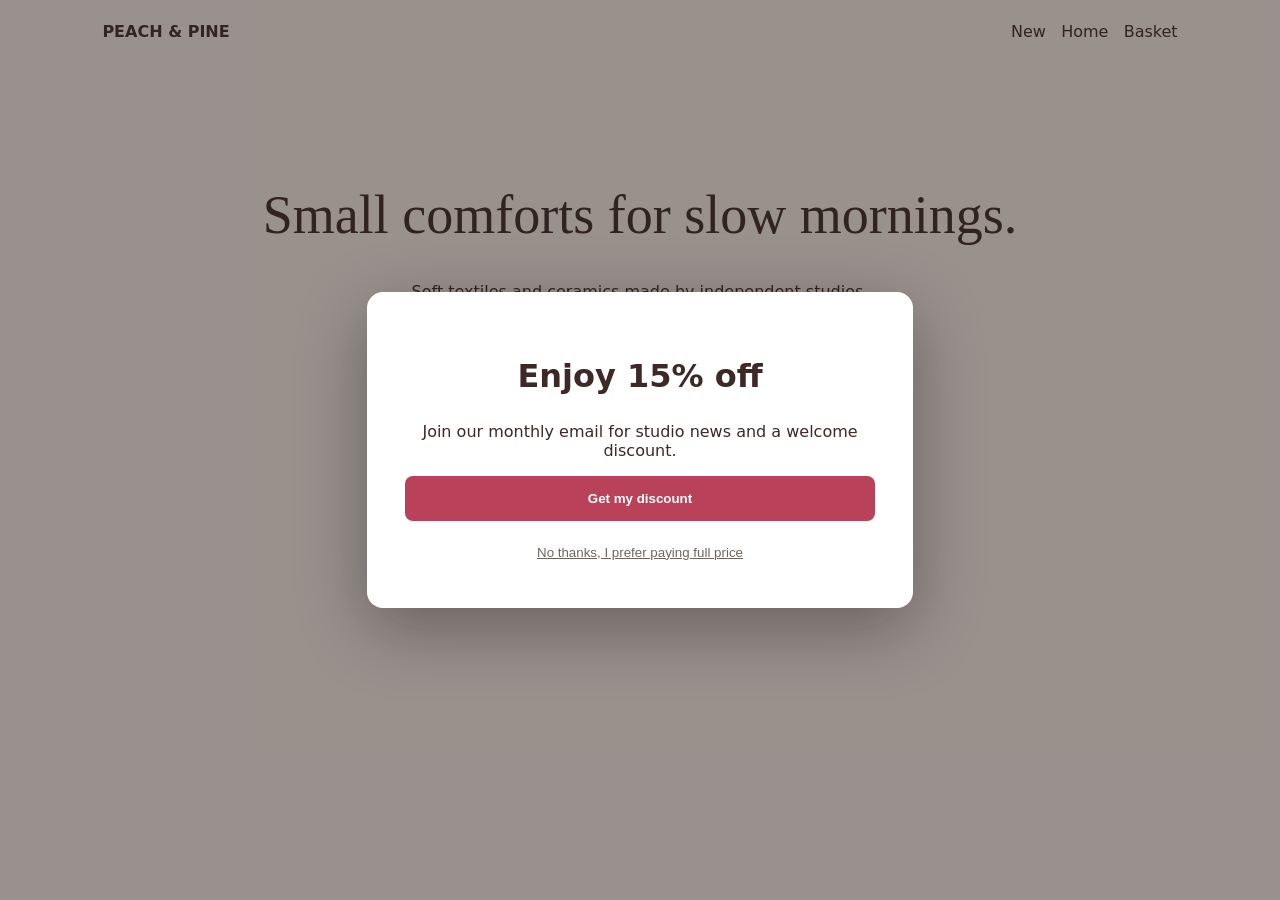
<file: demo_pages/confirmshaming.html>
<!doctype html><html lang="en"><head><meta charset="utf-8"><meta name="viewport" content="width=device-width"><title>Peach & Pine</title><style>
body{margin:0;font:16px system-ui;background:#fff5ef;color:#3d2925}nav{padding:22px 8%;display:flex;justify-content:space-between}.shop{padding:85px 9%;text-align:center}.shop h1{font:54px Georgia,serif}.overlay{position:fixed;inset:0;background:#261f1c77;display:grid;place-items:center}.modal{width:470px;background:white;padding:38px;border-radius:16px;text-align:center;box-shadow:0 20px 70px #0005}.modal h2{font-size:32px}.yes{width:100%;padding:15px;background:#b94159;color:white;border:0;border-radius:8px;font-weight:800}.no{margin-top:14px;border:0;background:none;color:#70645f;text-decoration:underline;padding:10px}
</style></head><body><nav><strong>PEACH & PINE</strong><span>New &nbsp; Home &nbsp; Basket</span></nav><main class="shop"><h1>Small comforts for slow mornings.</h1><p>Soft textiles and ceramics made by independent studios.</p></main><div class="overlay"><section class="modal" role="dialog"><h2>Enjoy 15% off</h2><p>Join our monthly email for studio news and a welcome discount.</p><button class="yes">Get my discount</button><button class="no" data-darkguard-label="misedirection">No thanks, I prefer paying full price</button></section></div></body></html>
</file>
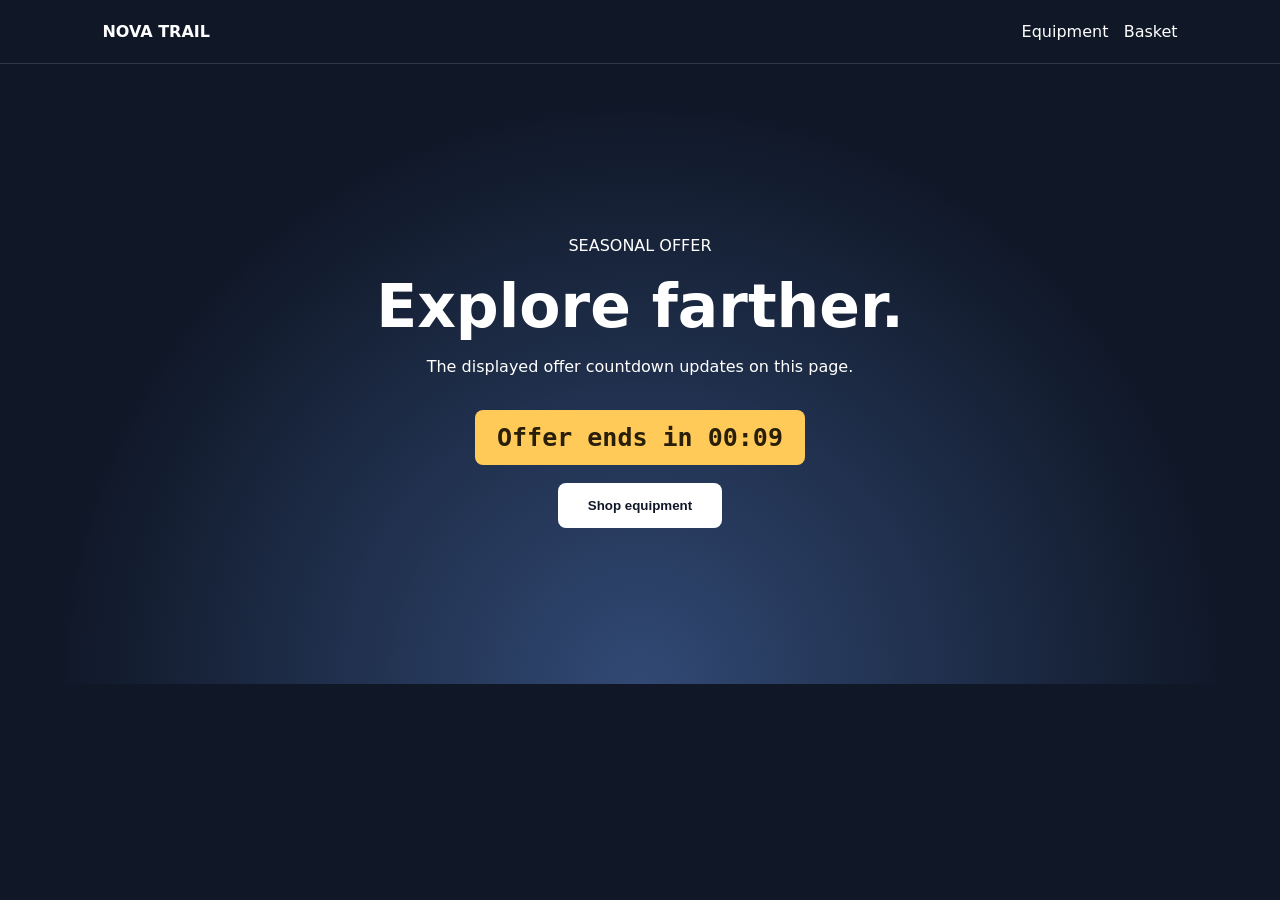
<file: demo_pages/dynamic_timer.html>
<!doctype html><html lang="en"><head><meta charset="utf-8"><meta name="viewport" content="width=device-width"><title>Nova Trail offer</title><style>
body{margin:0;font:16px system-ui;background:#101828;color:white}nav{padding:22px 8%;display:flex;justify-content:space-between;border-bottom:1px solid #ffffff22}.hero{min-height:620px;display:grid;place-items:center;text-align:center;background:radial-gradient(circle at 50% 100%,#314974,#101828 65%)}h1{font-size:60px;margin:8px}.timer{display:inline-block;margin:18px;padding:13px 22px;background:#ffca58;color:#291f09;border-radius:8px;font:800 25px ui-monospace,monospace}.buy{padding:15px 30px;background:white;color:#101828;border:0;border-radius:8px;font-weight:800}
</style></head><body><nav><strong>NOVA TRAIL</strong><span>Equipment &nbsp; Basket</span></nav><main class="hero"><div><p>SEASONAL OFFER</p><h1>Explore farther.</h1><p>The displayed offer countdown updates on this page.</p><div id="timer" class="timer" data-darkguard-label="urgency">Offer ends in 00:09</div><br><button class="buy">Shop equipment</button></div></main><script>let left=9;setInterval(()=>{left=left<=0?9:left-1;document.querySelector('#timer').textContent=`Offer ends in 00:${String(left).padStart(2,'0')}`},1000)</script></body></html>
</file>
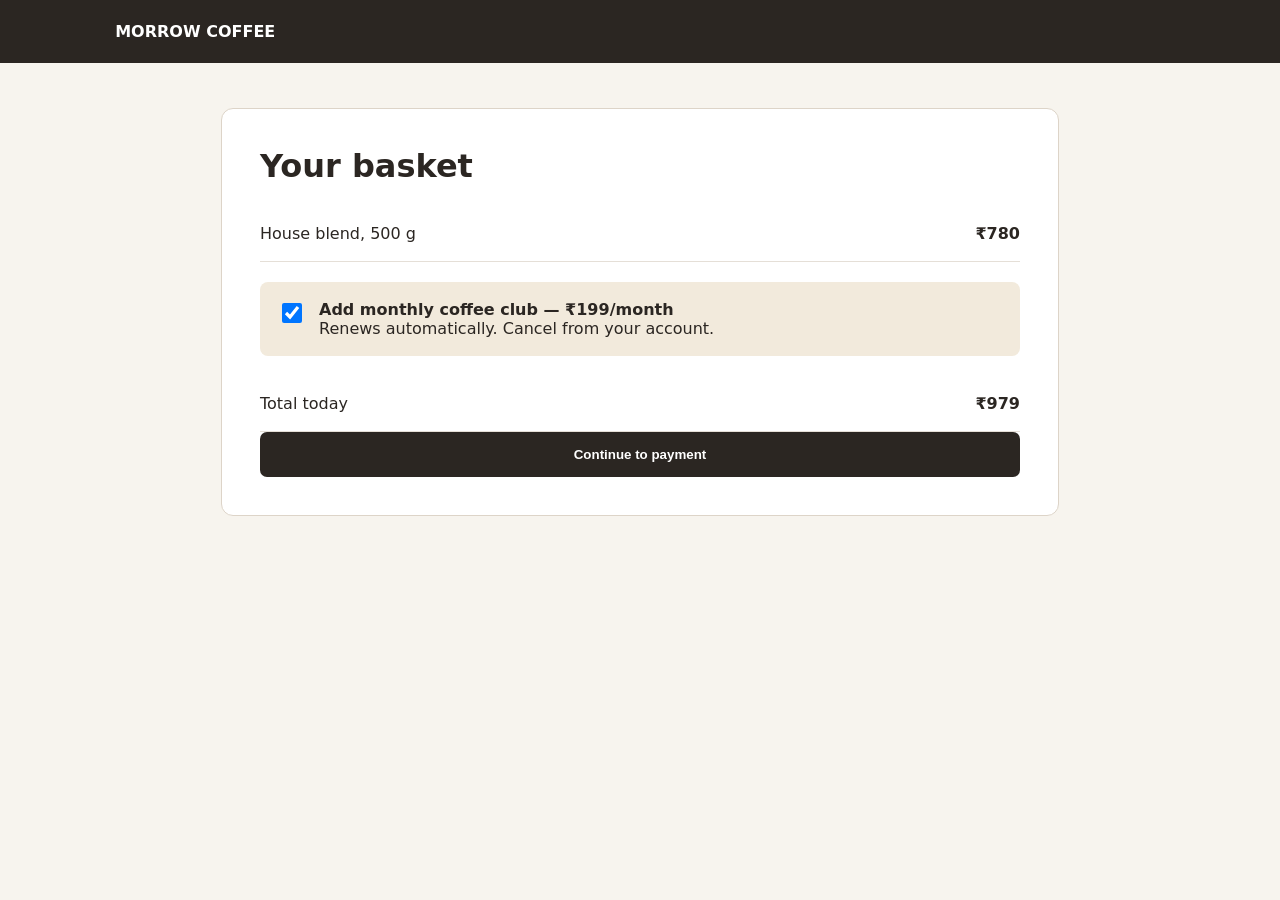
<file: demo_pages/preselection.html>
<!doctype html><html lang="en"><head><meta charset="utf-8"><meta name="viewport" content="width=device-width"><title>Morrow Coffee checkout</title><style>
body{margin:0;font:16px system-ui;background:#f7f4ee;color:#2b2622}nav{padding:22px 9%;background:#2b2622;color:white}.checkout{max-width:760px;margin:45px auto;background:white;padding:38px;border:1px solid #ddd4c8;border-radius:12px}h1{margin-top:0}.item,.total{display:flex;justify-content:space-between;padding:18px 0;border-bottom:1px solid #e5dfd7}.addon{display:flex;gap:14px;margin:20px 0;padding:18px;background:#f2eadc;border-radius:8px}.addon input{width:20px;height:20px}.pay{width:100%;padding:15px;background:#2b2622;color:white;border:0;border-radius:7px;font-weight:800}
</style></head><body><nav><strong>MORROW COFFEE</strong></nav><main class="checkout"><h1>Your basket</h1><div class="item"><span>House blend, 500 g</span><strong>₹780</strong></div><label class="addon" data-darkguard-label="preselected_addon"><input type="checkbox" checked><span><strong>Add monthly coffee club — ₹199/month</strong><br>Renews automatically. Cancel from your account.</span></label><div class="total"><span>Total today</span><strong>₹979</strong></div><button class="pay">Continue to payment</button></main></body></html>
</file>
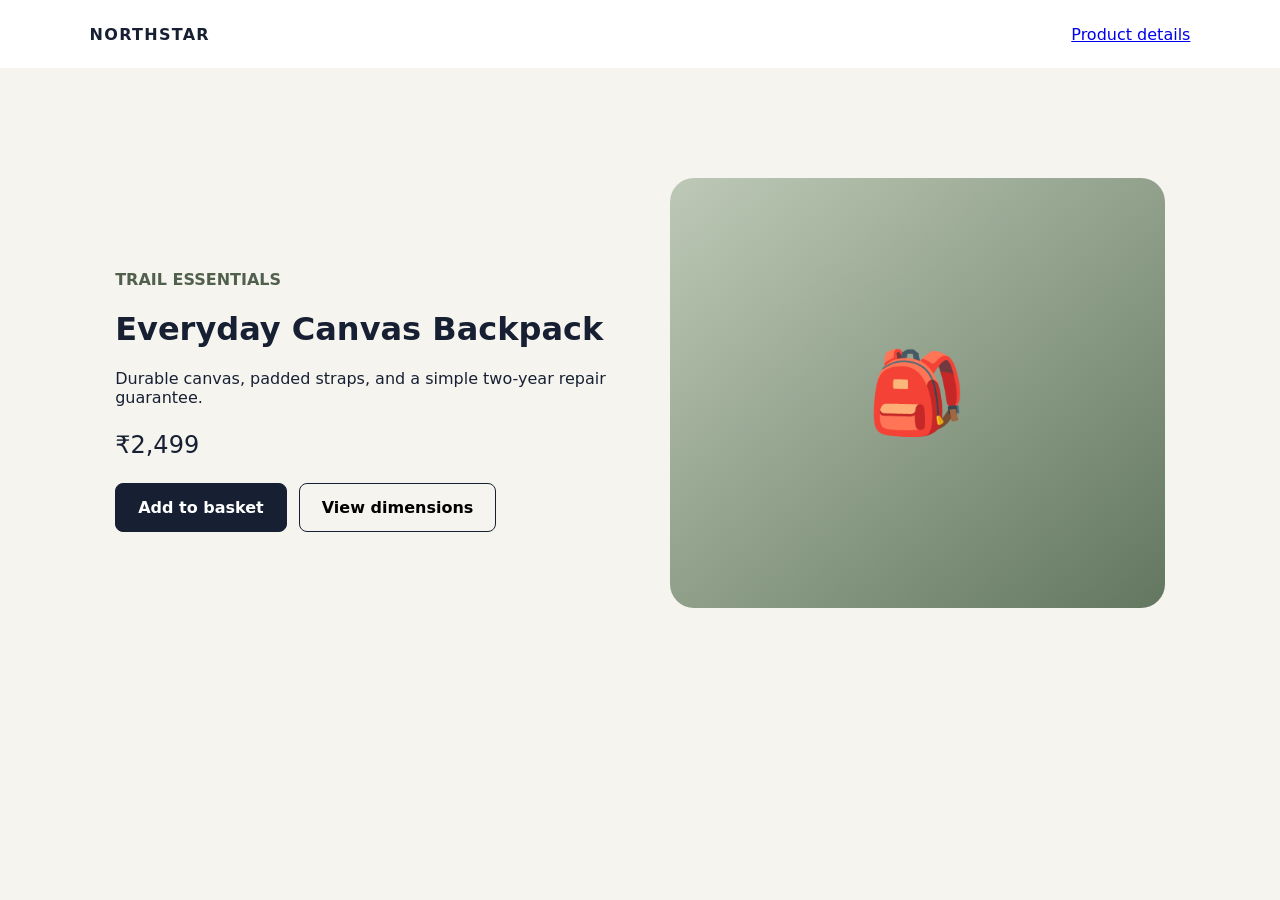
<file: demo_pages/safe.html>
<!doctype html><html lang="en"><head><meta charset="utf-8"><meta name="viewport" content="width=device-width"><title>Northstar Supply</title><style>
body{margin:0;font:16px system-ui;color:#172033;background:#f6f4ef}nav{height:68px;padding:0 7%;display:flex;align-items:center;justify-content:space-between;background:white}.brand{font-weight:850;letter-spacing:.08em}.hero{display:grid;grid-template-columns:1fr 1fr;gap:60px;align-items:center;min-height:650px;padding:0 9%}.photo{height:430px;border-radius:24px;background:linear-gradient(140deg,#bdc9b6,#637760);display:grid;place-items:center;font-size:80px}.tag{color:#50604d;font-weight:700}.price{font-size:24px}.actions{display:flex;gap:12px;margin-top:24px}button{padding:14px 22px;border-radius:8px;border:1px solid #172033;font:inherit;font-weight:700}.buy{background:#172033;color:white}.details{background:transparent}
</style></head><body><nav><span class="brand">NORTHSTAR</span><a href="#details">Product details</a></nav><main class="hero"><div><p class="tag">TRAIL ESSENTIALS</p><h1>Everyday Canvas Backpack</h1><p>Durable canvas, padded straps, and a simple two-year repair guarantee.</p><p class="price">₹2,499</p><div class="actions"><button class="buy">Add to basket</button><button class="details">View dimensions</button></div></div><div class="photo" aria-label="Green backpack illustration">🎒</div></main></body></html>
</file>
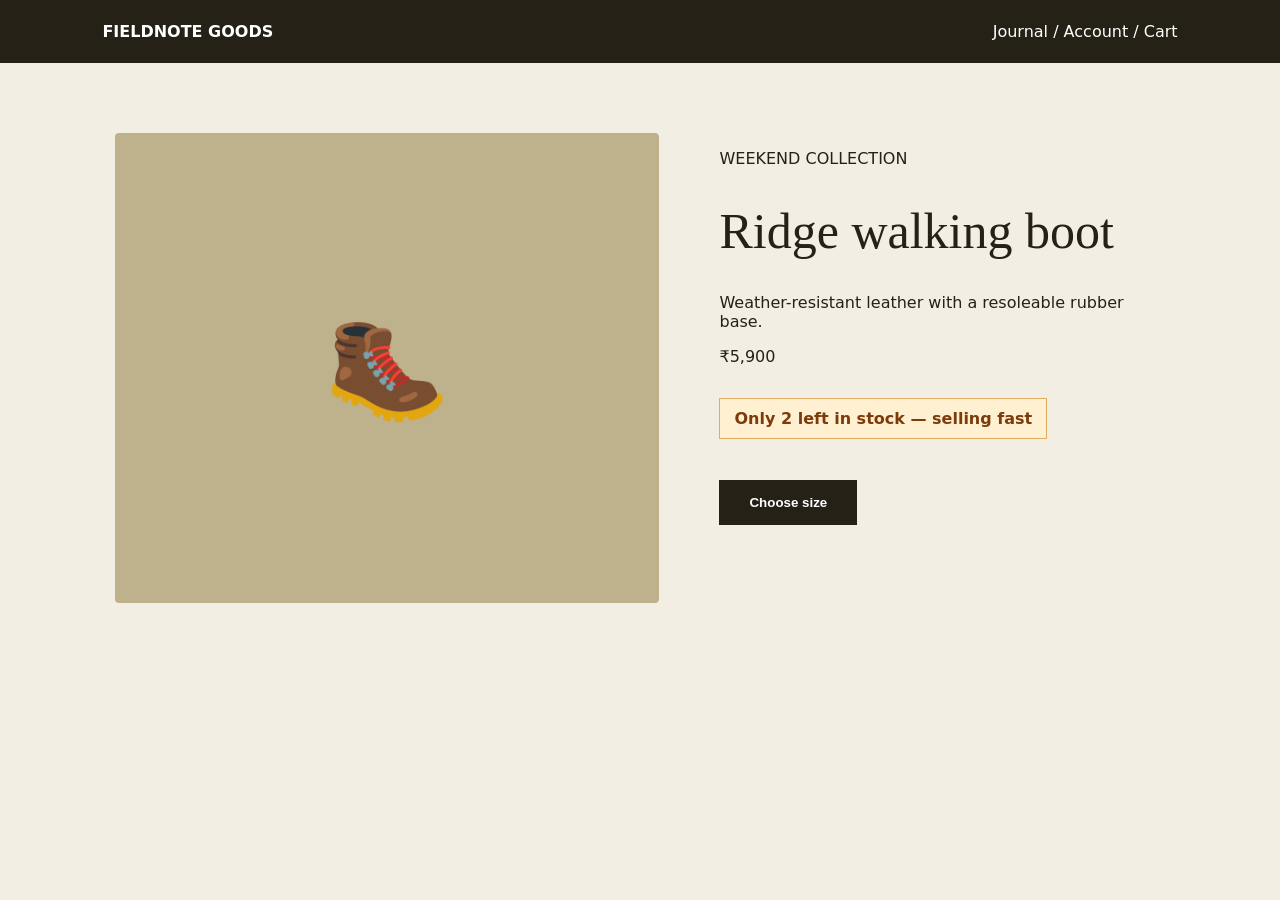
<file: demo_pages/scarcity.html>
<!doctype html><html lang="en"><head><meta charset="utf-8"><meta name="viewport" content="width=device-width"><title>Fieldnote Goods</title><style>
body{margin:0;font:16px system-ui;color:#252117;background:#f2eee3}nav{padding:22px 8%;background:#252117;color:white;display:flex;justify-content:space-between}.product{display:grid;grid-template-columns:1.1fr .9fr;gap:60px;padding:70px 9%}.image{height:470px;background:#beb28d;border-radius:4px;display:grid;place-items:center;font-size:100px}h1{font:50px Georgia,serif}.stock{display:inline-block;background:#fff0d2;color:#7c3b0a;border:1px solid #dcad63;padding:10px 14px;font-weight:800}.buy{display:block;margin-top:25px;padding:15px 30px;background:#252117;color:white;border:0;font-weight:800}
</style></head><body><nav><strong>FIELDNOTE GOODS</strong><span>Journal / Account / Cart</span></nav><main class="product"><div class="image">🥾</div><div><p>WEEKEND COLLECTION</p><h1>Ridge walking boot</h1><p>Weather-resistant leather with a resoleable rubber base.</p><p>₹5,900</p><p class="stock" data-darkguard-label="scarcity">Only 2 left in stock — selling fast</p><button class="buy">Choose size</button></div></main></body></html>
</file>
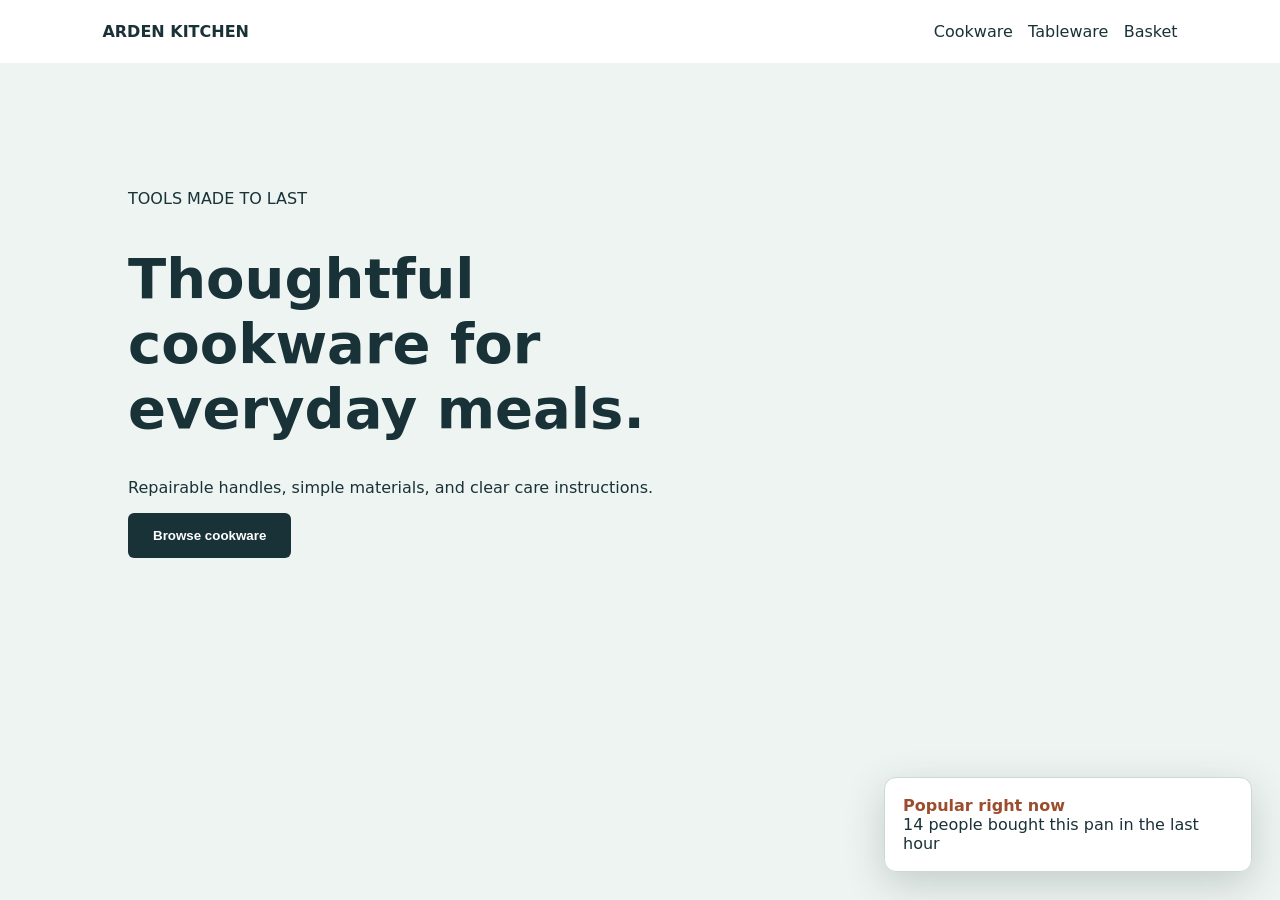
<file: demo_pages/social_proof.html>
<!doctype html><html lang="en"><head><meta charset="utf-8"><meta name="viewport" content="width=device-width"><title>Arden Kitchen</title><style>
body{margin:0;font:16px system-ui;color:#193237;background:#eef4f1}nav{padding:22px 8%;background:white;display:flex;justify-content:space-between}.hero{padding:110px 10%;max-width:650px}h1{font-size:56px}.shop{padding:15px 25px;background:#193237;color:white;border:0;border-radius:6px;font-weight:750}.proof{position:fixed;right:28px;bottom:28px;width:330px;padding:18px;background:white;border:1px solid #ccd9d5;border-radius:12px;box-shadow:0 12px 40px #19323733;animation:show .35s ease-out} @keyframes show{from{transform:translateY(18px);opacity:0}}.proof strong{display:block;color:#9b4d2d}
</style></head><body><nav><strong>ARDEN KITCHEN</strong><span>Cookware &nbsp; Tableware &nbsp; Basket</span></nav><main class="hero"><p>TOOLS MADE TO LAST</p><h1>Thoughtful cookware for everyday meals.</h1><p>Repairable handles, simple materials, and clear care instructions.</p><button class="shop">Browse cookware</button></main><script>setTimeout(()=>{const box=document.createElement('aside');box.className='proof';box.dataset.darkguardLabel='social_proof';box.setAttribute('role','dialog');box.innerHTML='<strong>Popular right now</strong>14 people bought this pan in the last hour';document.body.append(box)},650)</script></body></html>
</file>
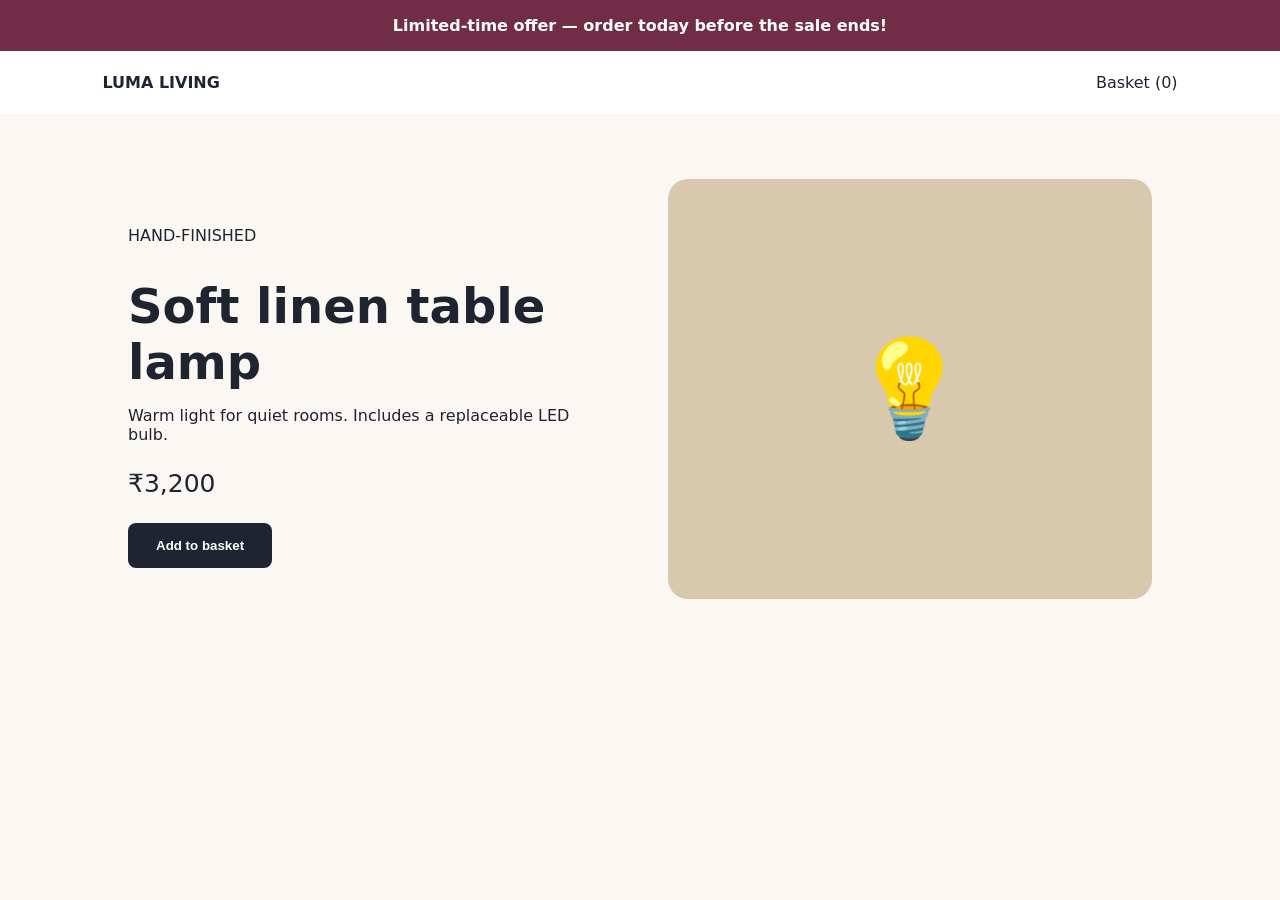
<file: demo_pages/urgency.html>
<!doctype html><html lang="en"><head><meta charset="utf-8"><meta name="viewport" content="width=device-width"><title>Luma Living offer</title><style>
body{margin:0;font:16px system-ui;color:#1e2430;background:#fbf8f3}.banner{background:#712d45;color:white;text-align:center;padding:16px;font-weight:800}.nav{display:flex;justify-content:space-between;padding:22px 8%;background:white}.hero{display:grid;grid-template-columns:1fr 1fr;gap:55px;align-items:center;padding:65px 10%}.product{height:420px;border-radius:20px;background:#d8c8ae;display:grid;place-items:center;font-size:95px}h1{font-size:48px;margin-bottom:10px}.price{font-size:25px}.buy{background:#1e2430;color:white;border:0;border-radius:8px;padding:15px 28px;font-weight:800}
</style></head><body><div class="banner" data-darkguard-label="urgency">Limited-time offer — order today before the sale ends!</div><div class="nav"><strong>LUMA LIVING</strong><span>Basket (0)</span></div><main class="hero"><div><p>HAND-FINISHED</p><h1>Soft linen table lamp</h1><p>Warm light for quiet rooms. Includes a replaceable LED bulb.</p><p class="price">₹3,200</p><button class="buy">Add to basket</button></div><div class="product">💡</div></main></body></html>
</file>
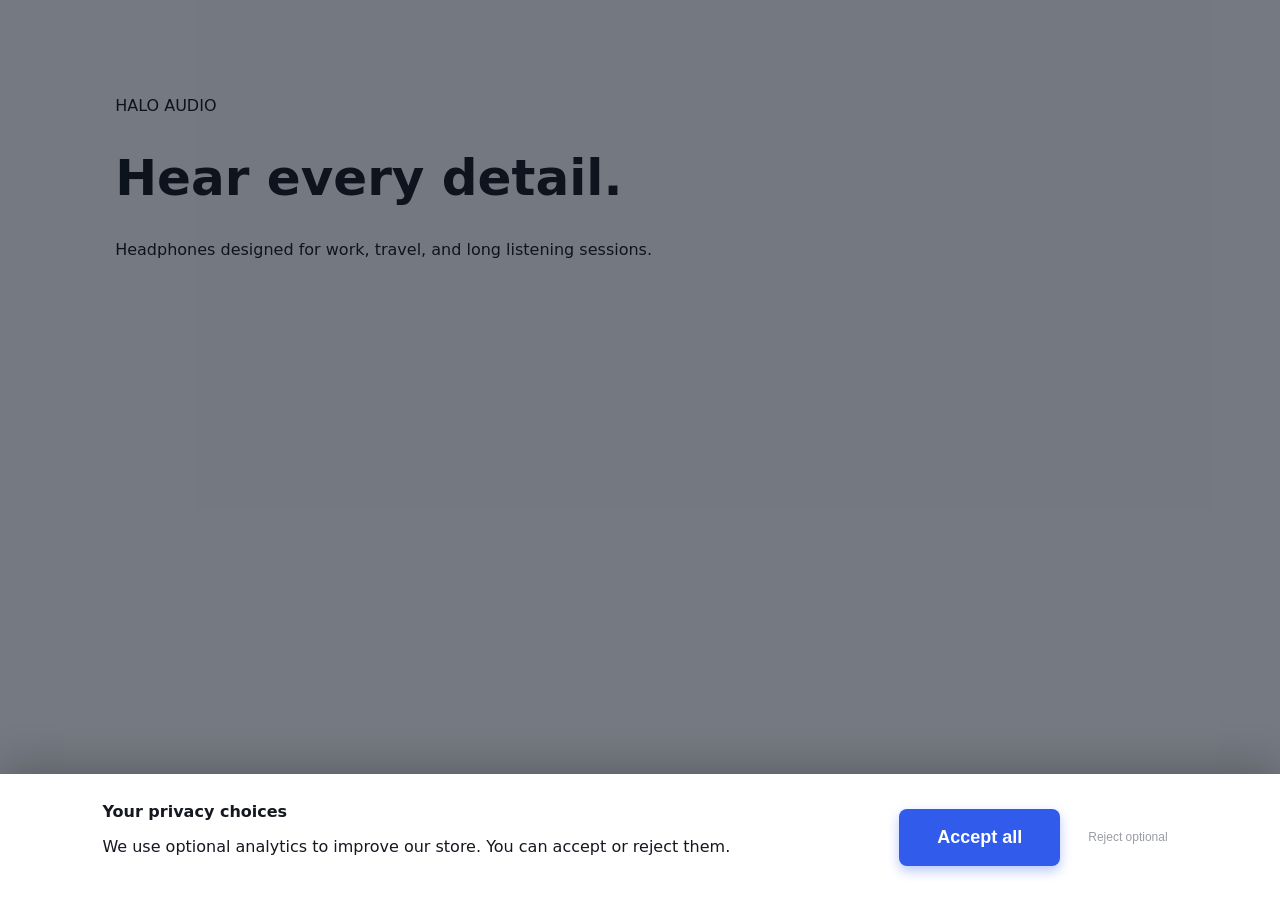
<file: demo_pages/visual_interference.html>
<!doctype html><html lang="en"><head><meta charset="utf-8"><meta name="viewport" content="width=device-width"><title>Halo Audio privacy choice</title><style>
body{margin:0;font:16px system-ui;color:#151820;background:#f1f3f8}.content{padding:80px 9%}.content h1{font-size:50px}.overlay{position:fixed;inset:0;background:#09101c88;display:flex;align-items:end}.consent{background:white;width:100%;padding:28px 8%;display:grid;grid-template-columns:1fr auto;gap:30px;align-items:center;box-shadow:0 -10px 40px #0003}.choices{display:flex;align-items:center;gap:18px}.accept{font-size:18px;padding:18px 38px;border:0;border-radius:8px;background:#315bea;color:white;font-weight:850;box-shadow:0 5px 12px #315bea55}.reject{font-size:12px;padding:7px 10px;border:0;background:transparent;color:#9a9da5}
</style></head><body><main class="content"><p>HALO AUDIO</p><h1>Hear every detail.</h1><p>Headphones designed for work, travel, and long listening sessions.</p></main><section class="overlay"><div class="consent" role="dialog"><div><strong>Your privacy choices</strong><p>We use optional analytics to improve our store. You can accept or reject them.</p></div><div class="choices" data-darkguard-label="visual_interference"><button class="accept">Accept all</button><button class="reject">Reject optional</button></div></div></section></body></html>
</file>
